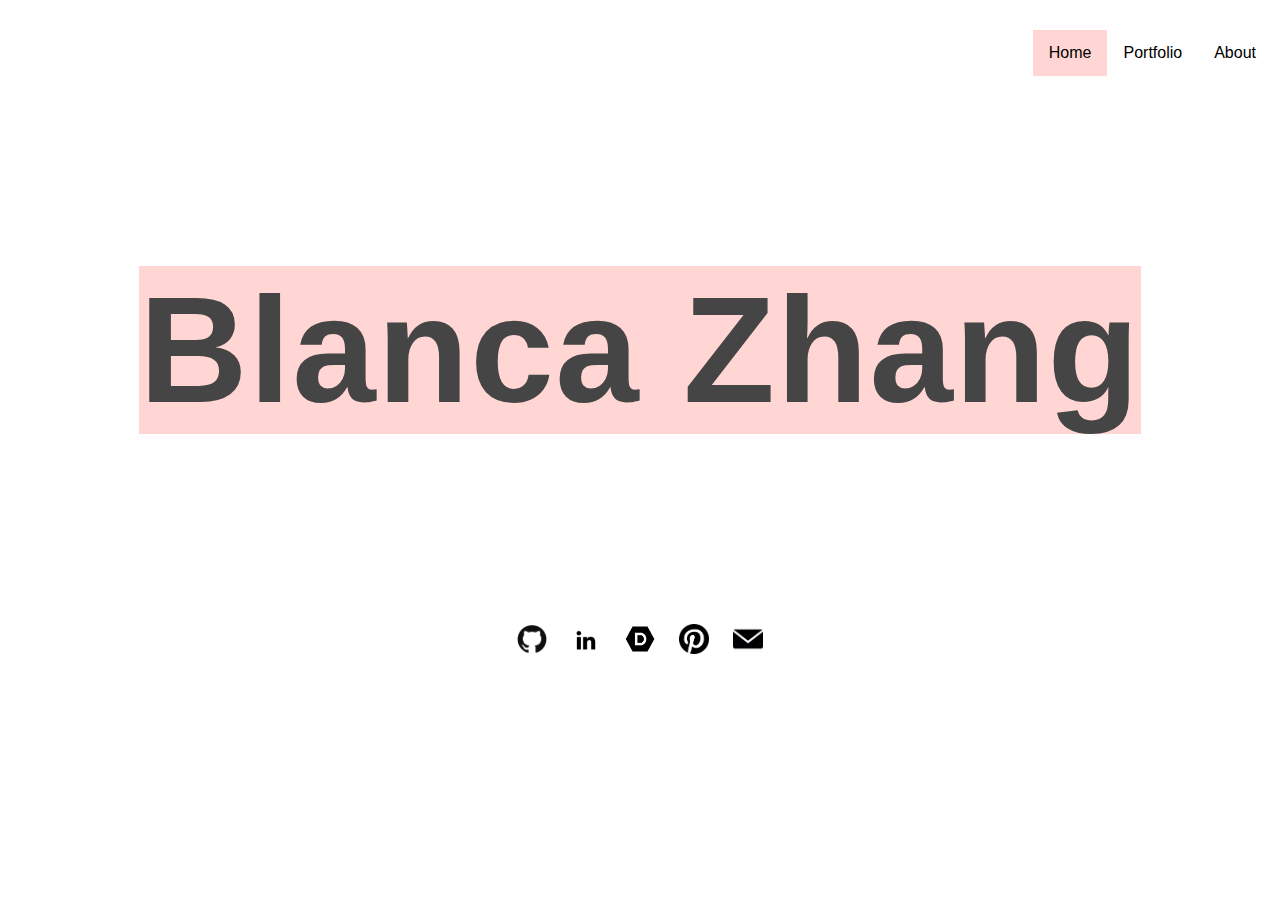
<file: index.html>
<!doctype html>
<html>
<head>
	<meta charset="UTF-8">
	<title> Blanca Zhang </title>
	<link rel="stylesheet" href="css/style.css"/>
	<link rel="shortcut icon" href="img/icon/logo.ico"/> 
</head>
	
	
<body>
	
	<div class="topnav" id="navbar">
		<a href="about.html">  About  </a>
		<a href="portfolio.html">  Portfolio  </a>
		<a class="active" href="index.html">  Home  </a>
	</div>
	
	<div class="container1">
		<h2><span>Blanca Zhang</span></h2>
	</div>
	
	<div class="footer">
		<a href="https://www.github.com/blancazhang">
			<img src="img/icon/github.png" width="30" height="30" alt="Github" hspace="10"/>
		</a>
		
		<a href="https://www.linkedin.com/in/blancazhang/">
			<img src="img/icon/linkedin.png" width="30" height="30" alt="Linkedin" hspace="10"/>
		</a>
			
		<a href="https://devpost.com/blancazhang/">
			<img src="img/icon/devpost.png" width="30" height="30" alt="Devpost" hspace="10"/>
		</a>
			
		<a href="https://www.pinterest.com/blancazh/">
			<img src="img/icon/pinterest.png" width="30" height="30" alt="Pinterest" hspace="10"/>
		</a>
			
		<a href="mailto:blancazhang@gatech.edu/">
			<img src="img/icon/mail.png" width="30" height="30" alt="Email" hspace="10"/>
		</a>
	</div>
	
</body>
	
</html>
</file>
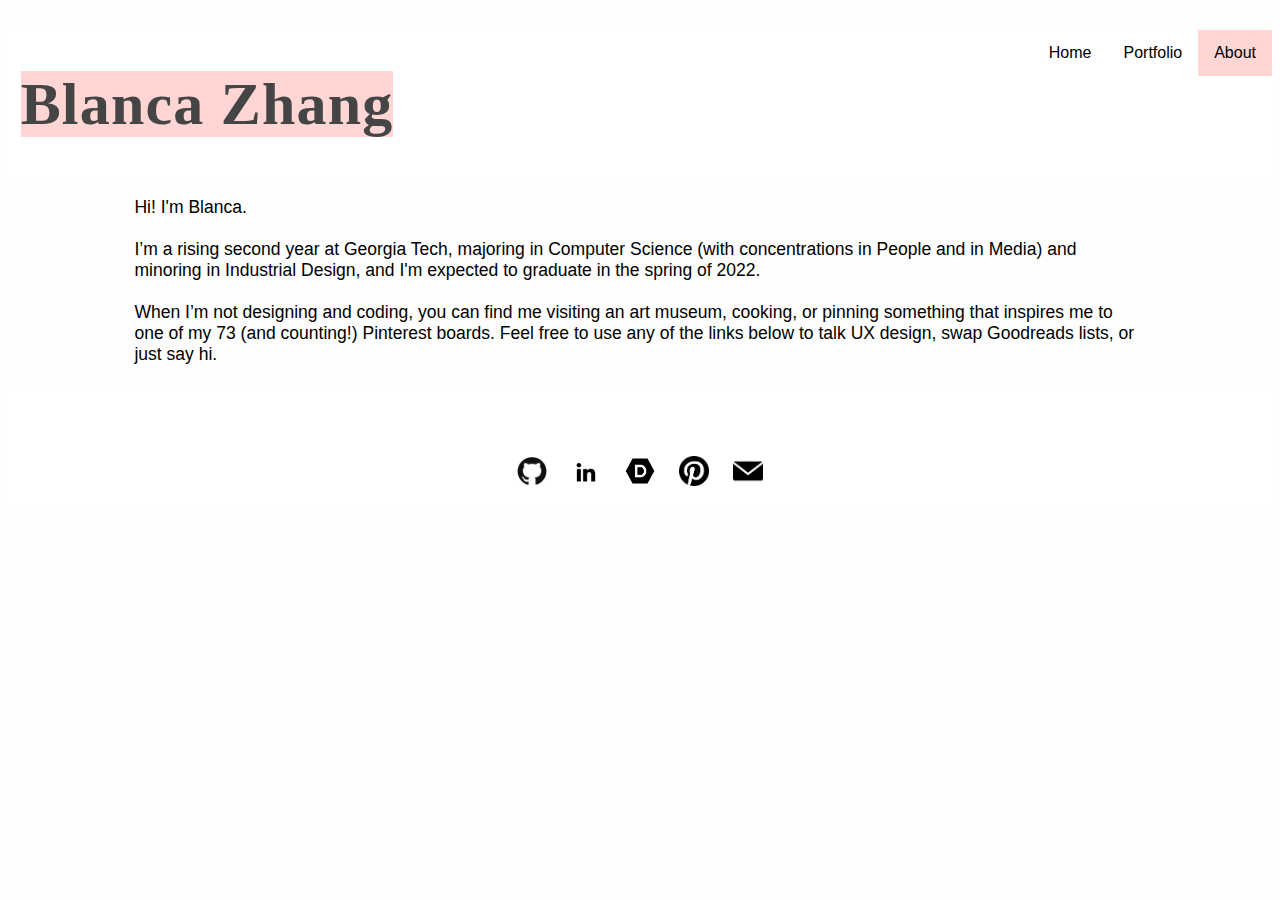
<file: about.html>
<!doctype html>
<html>
<head>
	<meta charset="UTF-8">
	<title> About - Blanca Zhang </title>
	<link rel="stylesheet" href="css/style.css"/>
	<link rel="shortcut icon" href="img/icon/logo.ico"/> 
</head>
	
	
<body>
	
	<div class="topnav" id="navbar">
		<a class="active" href="about.html">  About  </a>
		<a href="portfolio.html">  Portfolio  </a>
		<a href="index.html">  Home </a>
		<h1><span>Blanca Zhang  </span></h1>
	</div>
	
	<h3>
		<p> Hi!  I'm Blanca.
			
		<br>
		<br>
			
		I’m a rising second year at Georgia Tech, majoring in Computer Science (with concentrations in People and in Media) and minoring in Industrial Design, and I'm expected to graduate in the spring of 2022.
		
		<br>
		<br>
		
		When I’m not designing and coding, you can find me visiting an art museum, cooking, or pinning something that inspires me to one of my 73 (and counting!) Pinterest boards.  Feel free to use any of the links below to talk UX design, swap Goodreads lists, or just say hi.</p>
		
	</h3>
	
	<div class="footer">
		<a href="https://www.github.com/blancazhang">
			<img src="img/icon/github.png" width="30" height="30" alt="Github" hspace="10"/>
		</a>
		
		<a href="https://www.linkedin.com/in/blancazhang/">
			<img src="img/icon/linkedin.png" width="30" height="30" alt="Linkedin" hspace="10"/>
		</a>
			
		<a href="https://devpost.com/blancazhang/">
			<img src="img/icon/devpost.png" width="30" height="30" alt="Devpost" hspace="10"/>
		</a>
			
		<a href="https://www.pinterest.com/blancazh/">
			<img src="img/icon/pinterest.png" width="30" height="30" alt="Pinterest" hspace="10"/>
		</a>
			
		<a href="mailto:blancazhang@gatech.edu/">
			<img src="img/icon/mail.png" width="30" height="30" alt="Email" hspace="10"/>
		</a>
	</div>
	
</body>
	
	
</html>
</file>
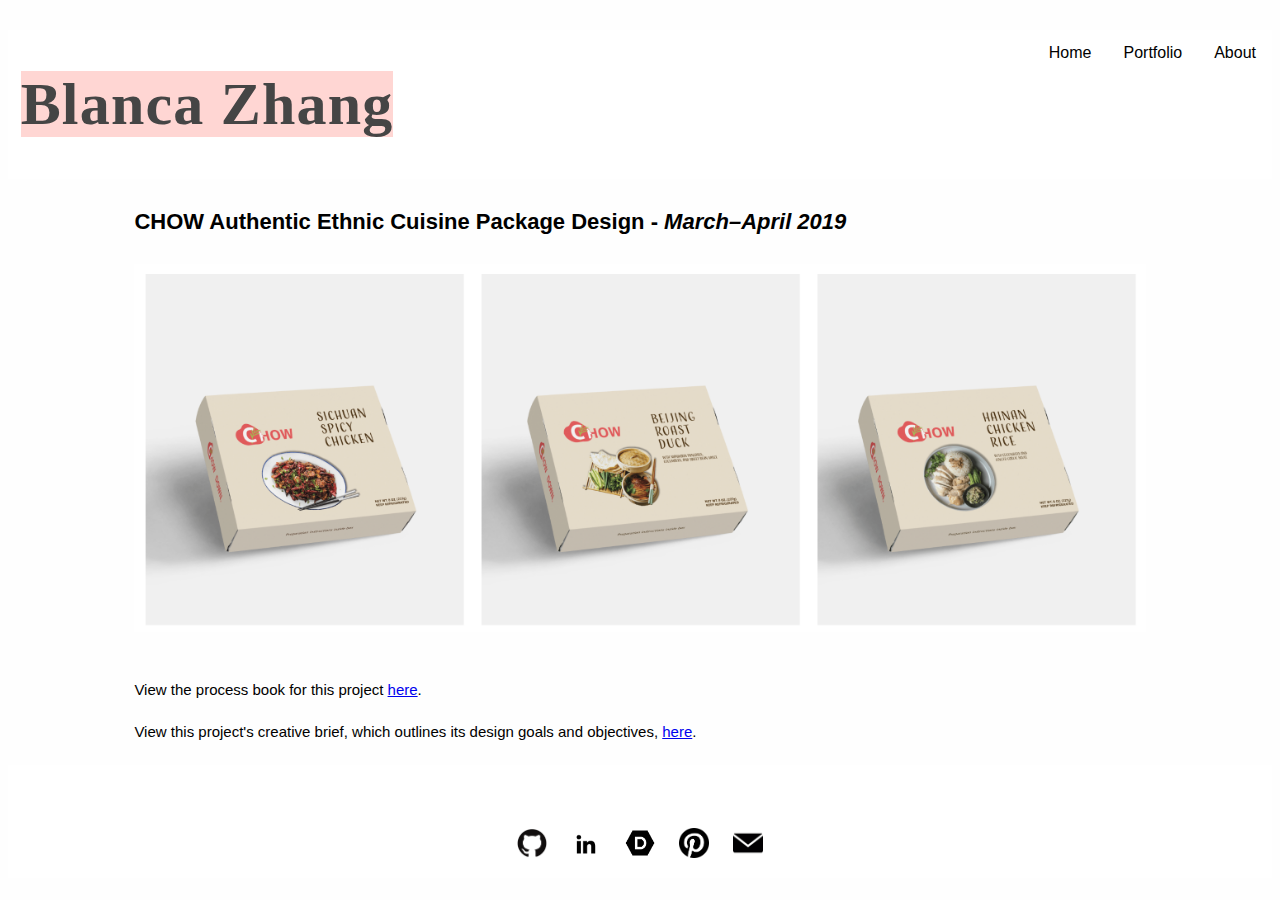
<file: chow.html>
<!doctype html>
<html>
	<head>
	<meta charset="UTF-8">
	<title> CHOW - Blanca Zhang </title>
	<link rel="stylesheet" href="css/style.css"/>
	<link rel="shortcut icon" href="img/icon/logo.ico"/> 
</head>
	
	
<body>
	<div class="topnav" id="navbar">
		<a href="about.html">  About  </a>
		<a href="portfolio.html">  Portfolio  </a>
		<a href="index.html">  Home </a>
		<h1><span>Blanca Zhang  </span></h1>
	</div>
	
	<h4>CHOW Authentic Ethnic Cuisine Package Design - <em>March–April 2019</em></h4>
	
	<img class="center-banner" src="img/chow/mockups.png" alt="CHOW"/>
	
	<br><br>
	
	<p>View the process book for this project <a href="chow/chow.pdf">here</a>.</p>
	<p>View this project's creative brief, which outlines its design goals and objectives, <a href="chow/brief.pdf">here</a>.</p>
	
	
	<div class="footer">
		<a href="https://www.github.com/blancazhang">
			<img src="img/icon/github.png" width="30" height="30" alt="Github" hspace="10"/>
		</a>
		
		<a href="https://www.linkedin.com/in/blancazhang/">
			<img src="img/icon/linkedin.png" width="30" height="30" alt="Linkedin" hspace="10"/>
		</a>
			
		<a href="https://devpost.com/blancazhang/">
			<img src="img/icon/devpost.png" width="30" height="30" alt="Devpost" hspace="10"/>
		</a>
			
		<a href="https://www.pinterest.com/blancazh/">
			<img src="img/icon/pinterest.png" width="30" height="30" alt="Pinterest" hspace="10"/>
		</a>
			
		<a href="mailto:blancazhang@gatech.edu/">
			<img src="img/icon/mail.png" width="30" height="30" alt="Email" hspace="10"/>
		</a>
	</div>
	
</body>	
</html>
</file>
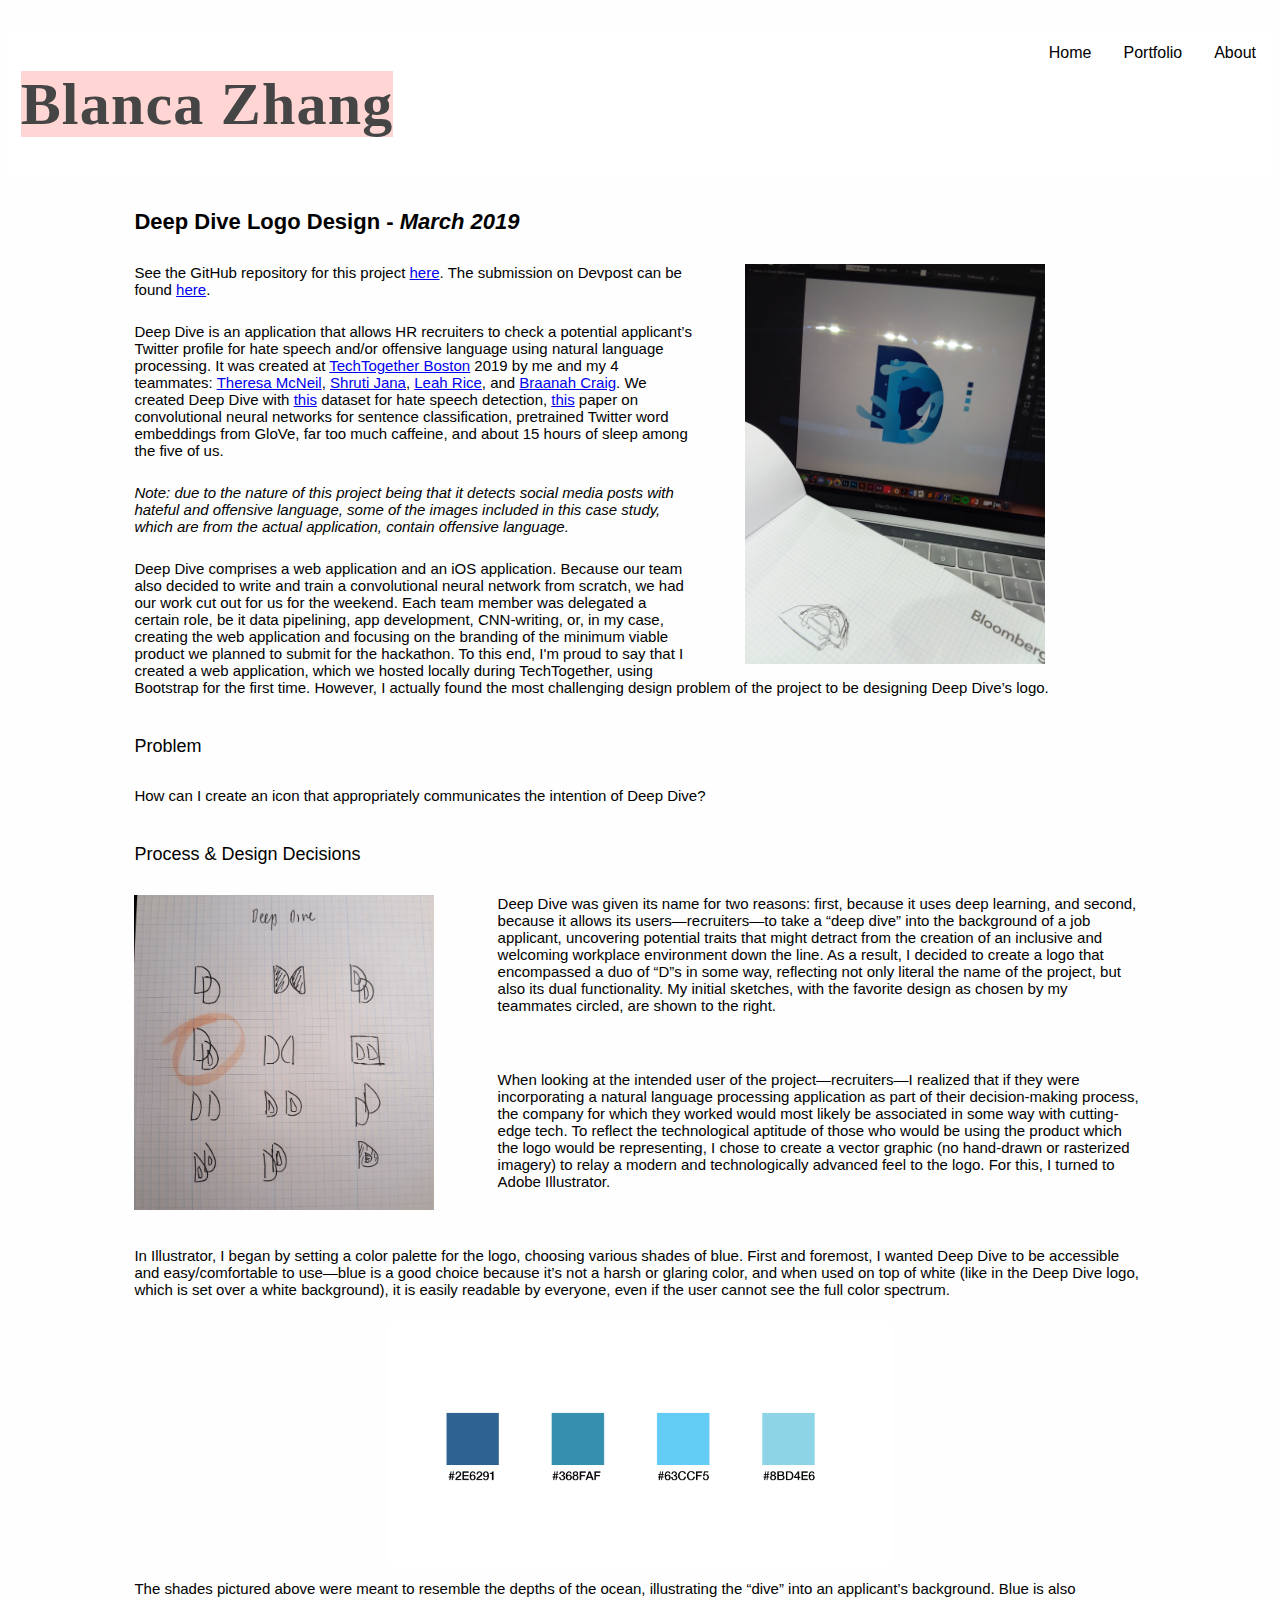
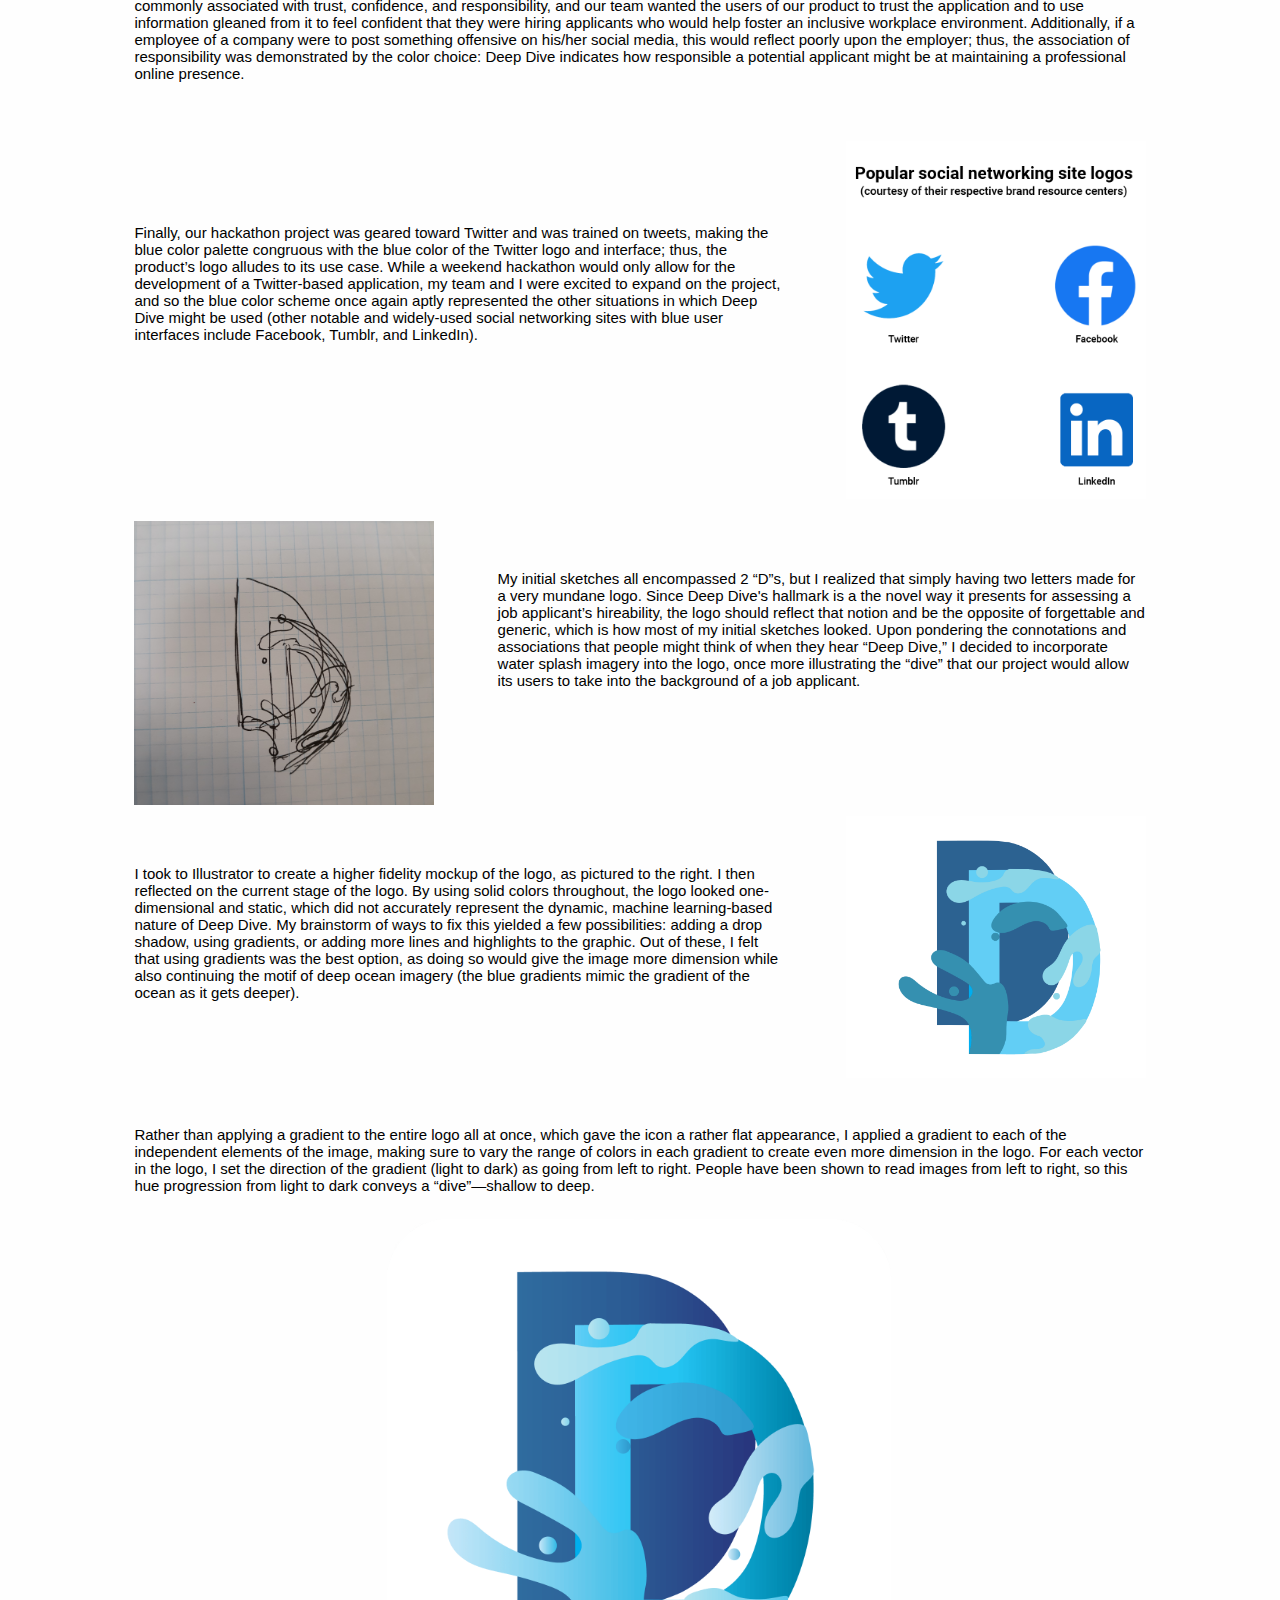
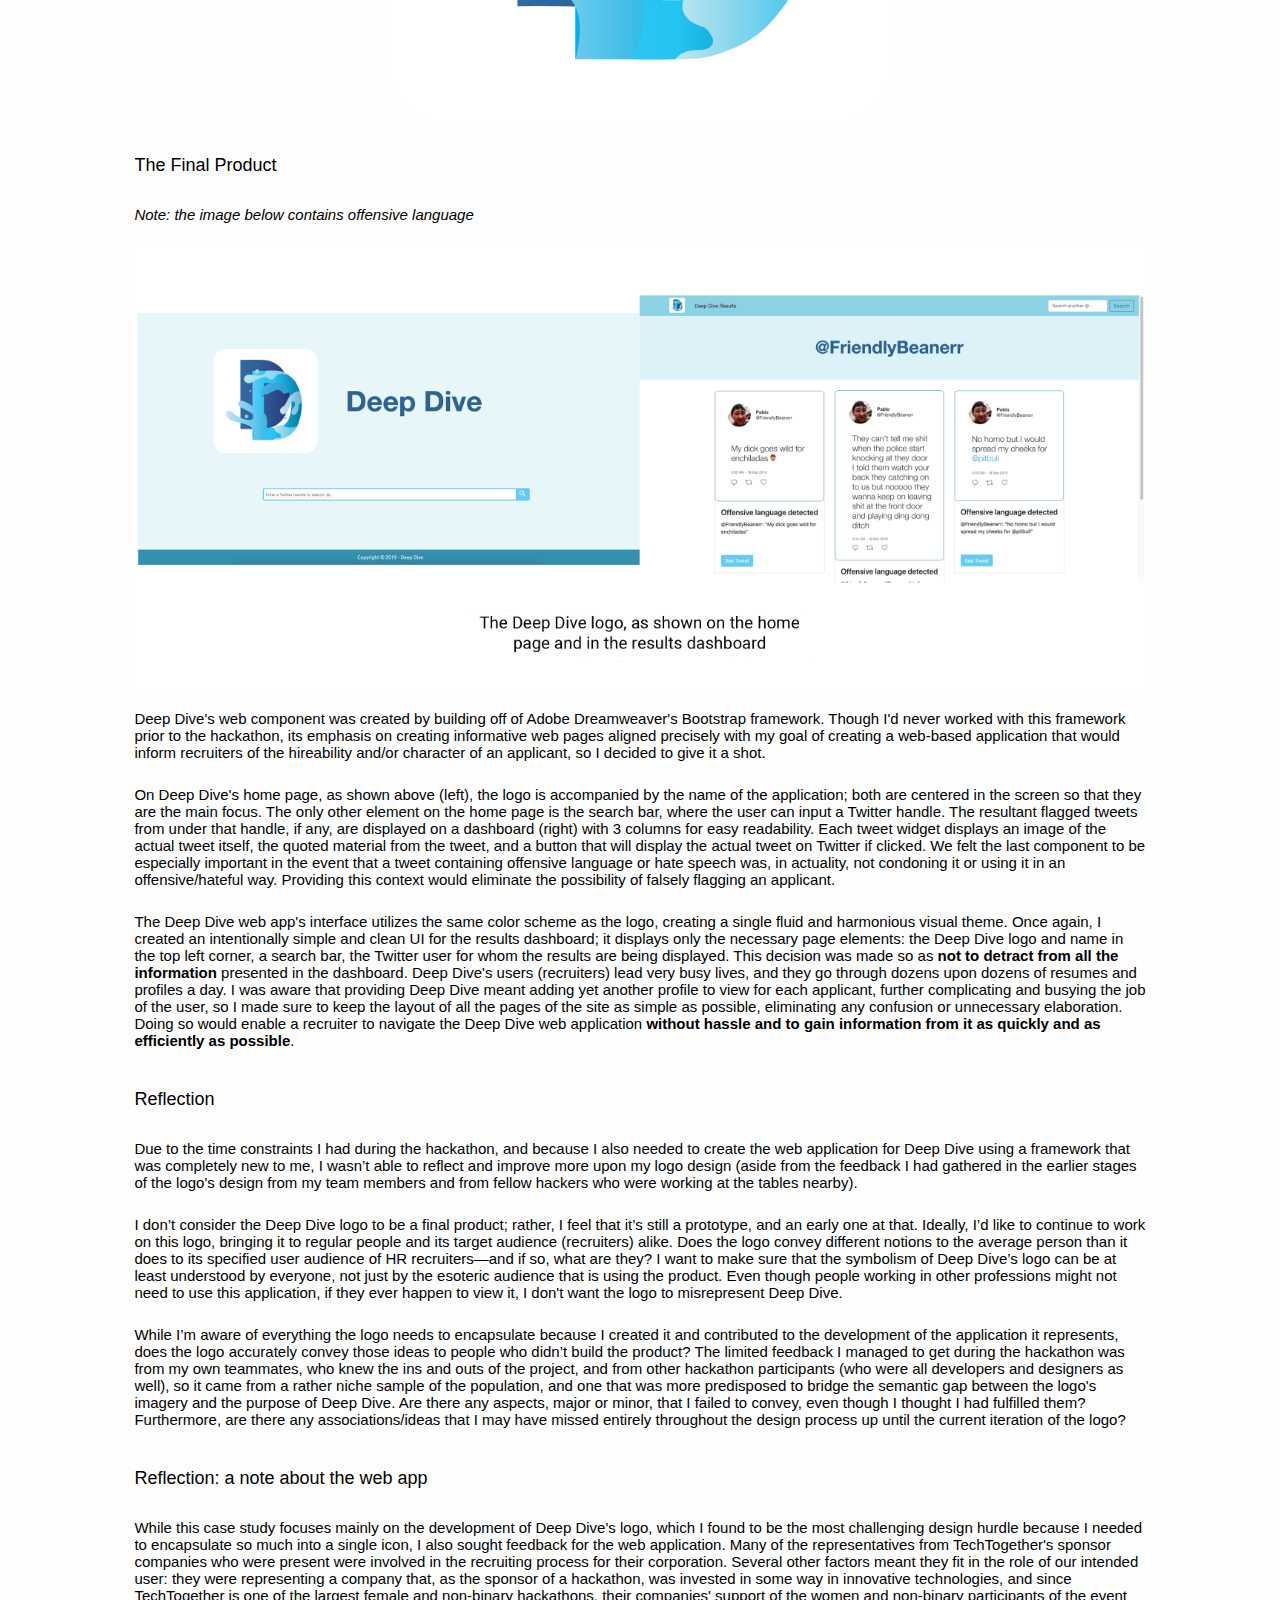
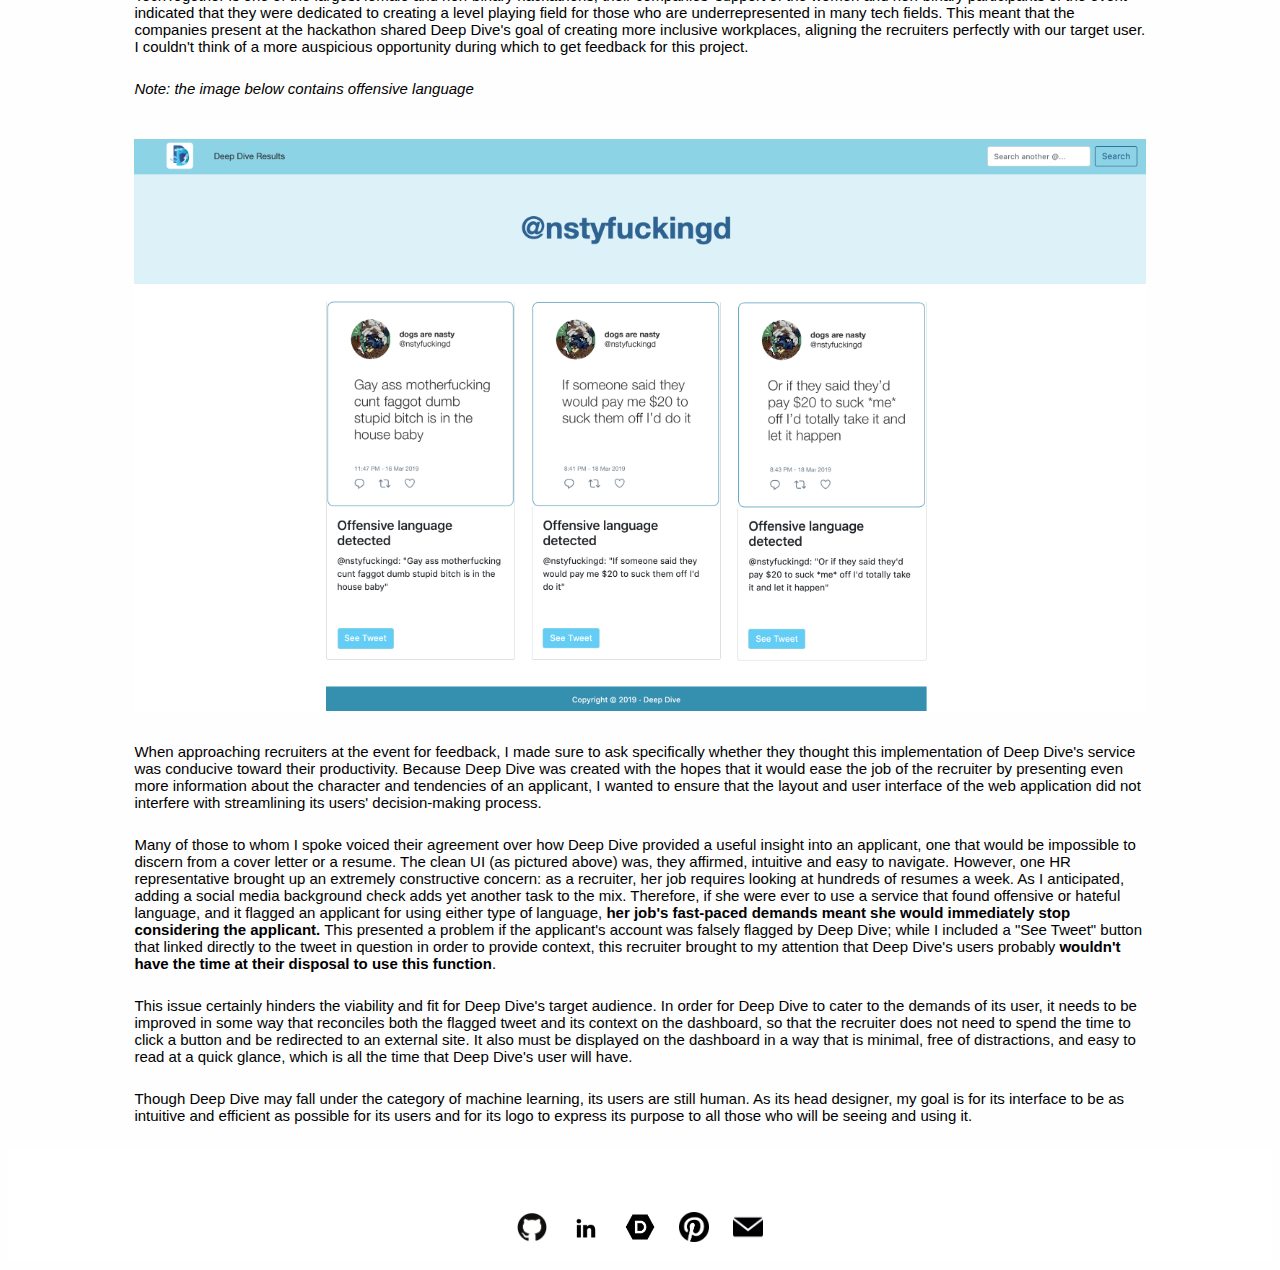
<file: deepdive.html>
<!doctype html>
<html>
<head>
	<meta charset="UTF-8">
	<title> Deep Dive - Blanca Zhang </title>
	<link rel="stylesheet" href="css/style.css"/>
	<link rel="shortcut icon" href="img/icon/logo.ico"/> 
</head>
	
	
<body>
	
	<div class="topnav" id="navbar">
		<a href="about.html">  About  </a>
		<a href="portfolio.html">  Portfolio  </a>
		<a href="index.html">  Home </a>
		<h1><span>Blanca Zhang  </span></h1>
	</div>
	
	<div>
	
		<h4>Deep Dive Logo Design - <em>March 2019</em></h4>	

		<p>
			<img class="right" src="img/deepdive/design.jpg" alt="Deep Dive Logo Design"/>
			
			See the GitHub repository for this project <a href="https://github.com/blancazhang/DeepDive">here</a>.  The submission on Devpost can be found <a href="https://devpost.com/software/deep-dive">here</a>.
		
		</p>	

		<p>Deep Dive is an application that allows HR recruiters to check a potential applicant’s Twitter profile for hate speech and/or offensive language using natural language processing.  It was created at <a href="https://boston.techtogether.io/">TechTogether Boston</a> 2019 by me and my 4 teammates: <a href="https://www.linkedin.com/in/tnmcneil/">Theresa McNeil</a>, <a href="https://www.linkedin.com/in/shruti-jana/">Shruti Jana</a>, <a href="https://www.linkedin.com/in/leahrice11/">Leah Rice</a>, and <a href="https://www.linkedin.com/in/braanah/">Braanah Craig</a>.  We created Deep Dive with <a href="https://data.world/thomasrdavidson/hate-speech-and-offensive-language">this</a> dataset for hate speech detection, <a href="https://www.aclweb.org/anthology/D14-1181">this</a> paper on convolutional neural networks for sentence classification, pretrained Twitter word embeddings from GloVe, far too much caffeine, and about 15 hours of sleep among the five of us.</p>

		<p><em>Note:  due to the nature of this project being that it detects social media posts with hateful and offensive language, some of the images included in this case study, which are from the actual application, contain offensive language.</em></p>

		<p>Deep Dive comprises a web application and an iOS application.  Because our team also decided to write and train a convolutional neural network from scratch, we had our work cut out for us for the weekend.  Each team member was delegated a certain role, be it data pipelining, app development, CNN-writing, or, in my case, creating the web application and focusing on the branding of the minimum viable product we planned to submit for the hackathon.  To this end, I'm proud to say that I created a web application, which we hosted locally during TechTogether, using Bootstrap for the first time.  However, I actually found the most challenging design problem of the project to be designing Deep Dive’s logo.</p>
		
	</div>
	
	<div>
		<h5>Problem</h5>	
	
		<p>How can I create an icon that appropriately communicates the intention of Deep Dive?</p>
	
	</div>
	
	<div>
		
		<h5>Process &amp; Design Decisions</h5>

		<img class="left" src="img/deepdive/sketches.jpg" alt="First sketches"/>

		<p>Deep Dive was given its name for two reasons: first, because it uses deep learning, and second, because it allows its users—recruiters—to take a “deep dive” into the background of a job applicant, uncovering potential traits that might detract from the creation of an inclusive and welcoming workplace environment down the line.  As a result, I decided to create a logo that encompassed a duo of “D”s in some way, reflecting not only literal the name of the project, but also its dual functionality.  My initial sketches, with the favorite design as chosen by my teammates circled, are shown to the right.</p>

		<br>

		<p>When looking at the intended user of the project—recruiters—I realized that if they were incorporating a natural language processing application as part of their decision-making process, the company for which they worked would most likely be associated in some way with cutting-edge tech.  To reflect the technological aptitude of those who would be using the product which the logo would be representing, I chose to create a vector graphic (no hand-drawn or rasterized imagery) to relay a modern and technologically advanced feel to the logo.  For this, I turned to Adobe Illustrator.</p>

		<br>

		<p>In Illustrator, I began by setting a color palette for the logo, choosing various shades of blue.  First and foremost, I wanted Deep Dive to be accessible and easy/comfortable to use—blue is a good choice because it’s not a harsh or glaring color, and when used on top of white (like in the Deep Dive logo, which is set over a white background), it is easily readable by everyone, even if the user cannot see the full color spectrum.</p>

		<img class="center" src="img/deepdive/colorScheme.png" alt="Color scheme"/>

		<p>The shades pictured above were meant to resemble the depths of the ocean, illustrating the “dive” into an applicant’s background.  Blue is also commonly associated with trust, confidence, and responsibility, and our team wanted the users of our product to trust the application and to use information gleaned from it to feel confident that they were hiring applicants who would help foster an inclusive workplace environment.  Additionally, if a employee of a company were to post something offensive on his/her social media, this would reflect poorly upon the employer; thus, the association of responsibility was demonstrated by the color choice: Deep Dive indicates how responsible a potential applicant might be at maintaining a professional online presence.</p>

		<br><br>

		<img class="right" src="img/deepdive/logos.png" alt="Social Network logos"/>

		<br><br><br><br>

		<p>Finally, our hackathon project was geared toward Twitter and was trained on tweets, making the blue color palette congruous with the blue color of the Twitter logo and interface; thus, the product’s logo alludes to its use case.  While a weekend hackathon would only allow for the development of a Twitter-based application, my team and I were excited to expand on the project, and so the blue color scheme once again aptly represented the other situations in which Deep Dive might be used (other notable and widely-used social networking sites with blue user interfaces include Facebook, Tumblr, and LinkedIn).</p>

		<br><br><br><br><br><br><br><br><br>

		<img class="left" src="img/deepdive/sketch1.jpg" alt="New Sketch"/>

		<br><br>

		<p>My initial sketches all encompassed 2 “D”s, but I realized that simply having two letters made for a very mundane logo.  Since Deep Dive's hallmark is a the novel way it presents for assessing a job applicant’s hireability, the logo should reflect that notion and be the opposite of forgettable and generic, which is how most of my initial sketches looked.  Upon pondering the connotations and associations that people might think of when they hear “Deep Dive,” I decided to incorporate water splash imagery into the logo, once more illustrating the “dive” that our project would allow its users to take into the background of a job applicant.</p>

		<br><br><br><br><br><br>

		<img class="right" src="img/deepdive/noGradient.png" alt="Logo without gradient"/>	

		<br><br>

		<p>I took to Illustrator to create a higher fidelity mockup of the logo, as pictured to the right.  I then reflected on the current stage of the logo.  By using solid colors throughout, the logo looked one-dimensional and static, which did not accurately represent the dynamic, machine learning-based nature of Deep Dive.  My brainstorm of ways to fix this yielded a few possibilities: adding a drop shadow, using gradients, or adding more lines and highlights to the graphic.  Out of these, I felt that using gradients was the best option, as doing so would give the image more dimension while also continuing the motif of deep ocean imagery (the blue gradients mimic the gradient of the ocean as it gets deeper).</p>

		<br><br><br><br><br>

		<p>Rather than applying a gradient to the entire logo all at once, which gave the icon a rather flat appearance, I applied a gradient to each of the independent elements of the image, making sure to vary the range of colors in each gradient to create even more dimension in the logo.  For each vector in the logo, I set the direction of the gradient (light to dark) as going from left to right.  People have been shown to read images from left to right, so this hue progression from light to dark conveys a “dive”—shallow to deep.</p>

		<img class="center" src="img/deepdive/logoRGB.png" alt="Logo"/>
		
	</div>
	
	<div>
	
		<h5>The Final Product</h5>
		
		<p><em>Note: the image below contains offensive language</em></p>

		<img class="center-banner" src="img/deepdive/sitelogos.png" alt="Logos in the website"/>
		
		<p>Deep Dive's web component was created by building off of Adobe Dreamweaver's Bootstrap framework.  Though I'd never worked with this framework prior to the hackathon, its emphasis on creating informative web pages aligned precisely with my goal of creating a web-based application that would inform recruiters of the hireability and/or character of an applicant, so I decided to give it a shot.</p>

		<p>On Deep Dive's home page, as shown above (left), the logo is accompanied by the name of the application; both are centered in the screen so that they are the main focus.  The only other element on the home page is the search bar, where the user can input a Twitter handle.  The resultant flagged tweets from under that handle, if any, are displayed on a dashboard (right) with 3 columns for easy readability.  Each tweet widget displays an image of the actual tweet itself, the quoted material from the tweet, and a button that will display the actual tweet on Twitter if clicked.  We felt the last component to be especially important in the event that a tweet containing offensive language or hate speech was, in actuality, not condoning it or using it in an offensive/hateful way.  Providing this context would eliminate the possibility of falsely flagging an applicant.</p>

		<p>The Deep Dive web app's interface utilizes the same color scheme as the logo, creating a single fluid and harmonious visual theme.  Once again, I created an intentionally simple and clean UI for the results dashboard; it displays only the necessary page elements: the Deep Dive logo and name in the top left corner, a search bar, the Twitter user for whom the results are being displayed.  This decision was made so as <strong>not to detract from all the information</strong> presented in the dashboard.  Deep Dive's users (recruiters) lead very busy lives, and they go through dozens upon dozens of resumes and profiles a day.  I was aware that providing Deep Dive meant adding yet another profile to view for each applicant, further complicating and busying the job of the user, so I made sure to keep the layout of all the pages of the site as simple as possible, eliminating any confusion or unnecessary elaboration.  Doing so would enable a recruiter to navigate the Deep Dive web application <strong>without hassle and to gain information from it as quickly and as efficiently as possible</strong>.</p>
		
	</div>
	
	<div>
		
		<h5>Reflection</h5>

		<p>Due to the time constraints I had during the hackathon, and because I also needed to create the web application for Deep Dive using a framework that was completely new to me, I wasn’t able to reflect and improve more upon my logo design (aside from the feedback I had gathered in the earlier stages of the logo's design from my team members and from fellow hackers who were working at the tables nearby).</p>

		<p>I don’t consider the Deep Dive logo to be a final product; rather, I feel that it’s still a prototype, and an early one at that.  Ideally, I’d like to continue to work on this logo, bringing it to regular people and its target audience (recruiters) alike.  Does the logo convey different notions to the average person than it does to its specified user audience of HR recruiters—and if so, what are they?  I want to make sure that the symbolism of Deep Dive’s logo can be at least understood by everyone, not just by the esoteric audience that is using the product.  Even though people working in other professions might not need to use this application, if they ever happen to view it, I don't want the logo to misrepresent Deep Dive.</p>

		<p>While I’m aware of everything the logo needs to encapsulate because I created it and contributed to the development of the application it represents, does the logo accurately convey those ideas to people who didn’t build the product?  The limited feedback I managed to get during the hackathon was from my own teammates, who knew the ins and outs of the project, and from other hackathon participants (who were all developers and designers as well), so it came from a rather niche sample of the population, and one that was more predisposed to bridge the semantic gap between the logo's imagery and the purpose of Deep Dive.  Are there any aspects, major or minor, that I failed to convey, even though I thought I had fulfilled them?  Furthermore, are there any associations/ideas that I may have missed entirely throughout the design process up until the current iteration of the logo?</p>

	</div>
	
	<div>
	
		<h5>Reflection: a note about the web app</h5>
		
		<p>While this case study focuses mainly on the development of Deep Dive's logo, which I found to be the most challenging design hurdle because I needed to encapsulate so much into a single icon, I also sought feedback for the web application.  Many of the representatives from TechTogether's sponsor companies who were present were involved in the recruiting process for their corporation.  Several other factors meant they fit in the role of our intended user:  they were representing a company that, as the sponsor of a hackathon, was invested in some way in innovative technologies, and since TechTogether is one of the largest female and non-binary hackathons, their companies' support of the women and non-binary participants of the event indicated that they were dedicated to creating a level playing field for those who are underrepresented in many tech fields.  This meant that the companies present at the hackathon shared Deep Dive's goal of creating more inclusive workplaces, aligning the recruiters perfectly with our target user.  I couldn't think of a more auspicious opportunity during which to get feedback for this project.</p>
		
		<p><em>Note: the image below contains offensive language</em></p>
		
		<br>
		
		<img class="center-banner" src="img/deepdive/dashboard2.png" alt="Dashboard for user"/>
		
		<br>
		
		<p>When approaching recruiters at the event for feedback, I made sure to ask specifically whether they thought this implementation of Deep Dive's service was conducive toward their productivity.  Because Deep Dive was created with the hopes that it would ease the job of the recruiter by presenting even more information about the character and tendencies of an applicant, I wanted to ensure that the layout and user interface of the web application did not interfere with streamlining its users' decision-making process.</p>
		
		<p>Many of those to whom I spoke voiced their agreement over how Deep Dive provided a useful insight into an applicant, one that would be impossible to discern from a cover letter or a resume.  The clean UI (as pictured above) was, they affirmed, intuitive and easy to navigate.  However, one HR representative brought up an extremely constructive concern: as a recruiter, her job requires looking at hundreds of resumes a week.  As I anticipated, adding a social media background check adds yet another task to the mix.  Therefore, if she were ever to use a service that found offensive or hateful language, and it flagged an applicant for using either type of language, <strong>her job's fast-paced demands meant she would immediately stop considering the applicant.</strong>  This presented a problem if the applicant's account was falsely flagged by Deep Dive; while I included a "See Tweet" button that linked directly to the tweet in question in order to provide context, this recruiter brought to my attention that Deep Dive's users probably <strong>wouldn't have the time at their disposal to use this function</strong>.</p>
		
		<p>This issue certainly hinders the viability and fit for Deep Dive's target audience.  In order for Deep Dive to cater to the demands of its user, it needs to be improved in some way that reconciles both the flagged tweet and its context on the dashboard, so that the recruiter does not need to spend the time to click a button and be redirected to an external site.  It also must be displayed on the dashboard in a way that is minimal, free of distractions, and easy to read at a quick glance, which is all the time that Deep Dive's user will have.</p>
		
		<p>Though Deep Dive may fall under the category of machine learning, its users are still human.  As its head designer, my goal is for its interface to be as intuitive and efficient as possible for its users and for its logo to express its purpose to all those who will be seeing and using it.</p>
	</div>	
	
	<div class="footer">
		
		<a href="https://www.github.com/blancazhang">
			<img src="img/icon/github.png" width="30" height="30" alt="Github" hspace="10"/>
		</a>
		
		<a href="https://www.linkedin.com/in/blancazhang/">
			<img src="img/icon/linkedin.png" width="30" height="30" alt="Linkedin" hspace="10"/>
		</a>
			
		<a href="https://devpost.com/blancazhang/">
			<img src="img/icon/devpost.png" width="30" height="30" alt="Devpost" hspace="10"/>
		</a>
			
		<a href="https://www.pinterest.com/blancazh/">
			<img src="img/icon/pinterest.png" width="30" height="30" alt="Pinterest" hspace="10"/>
		</a>
			
		<a href="mailto:blancazhang@gatech.edu/">
			<img src="img/icon/mail.png" width="30" height="30" alt="Email" hspace="10"/>
		</a>
	</div>
	
</body>
</html>
</file>
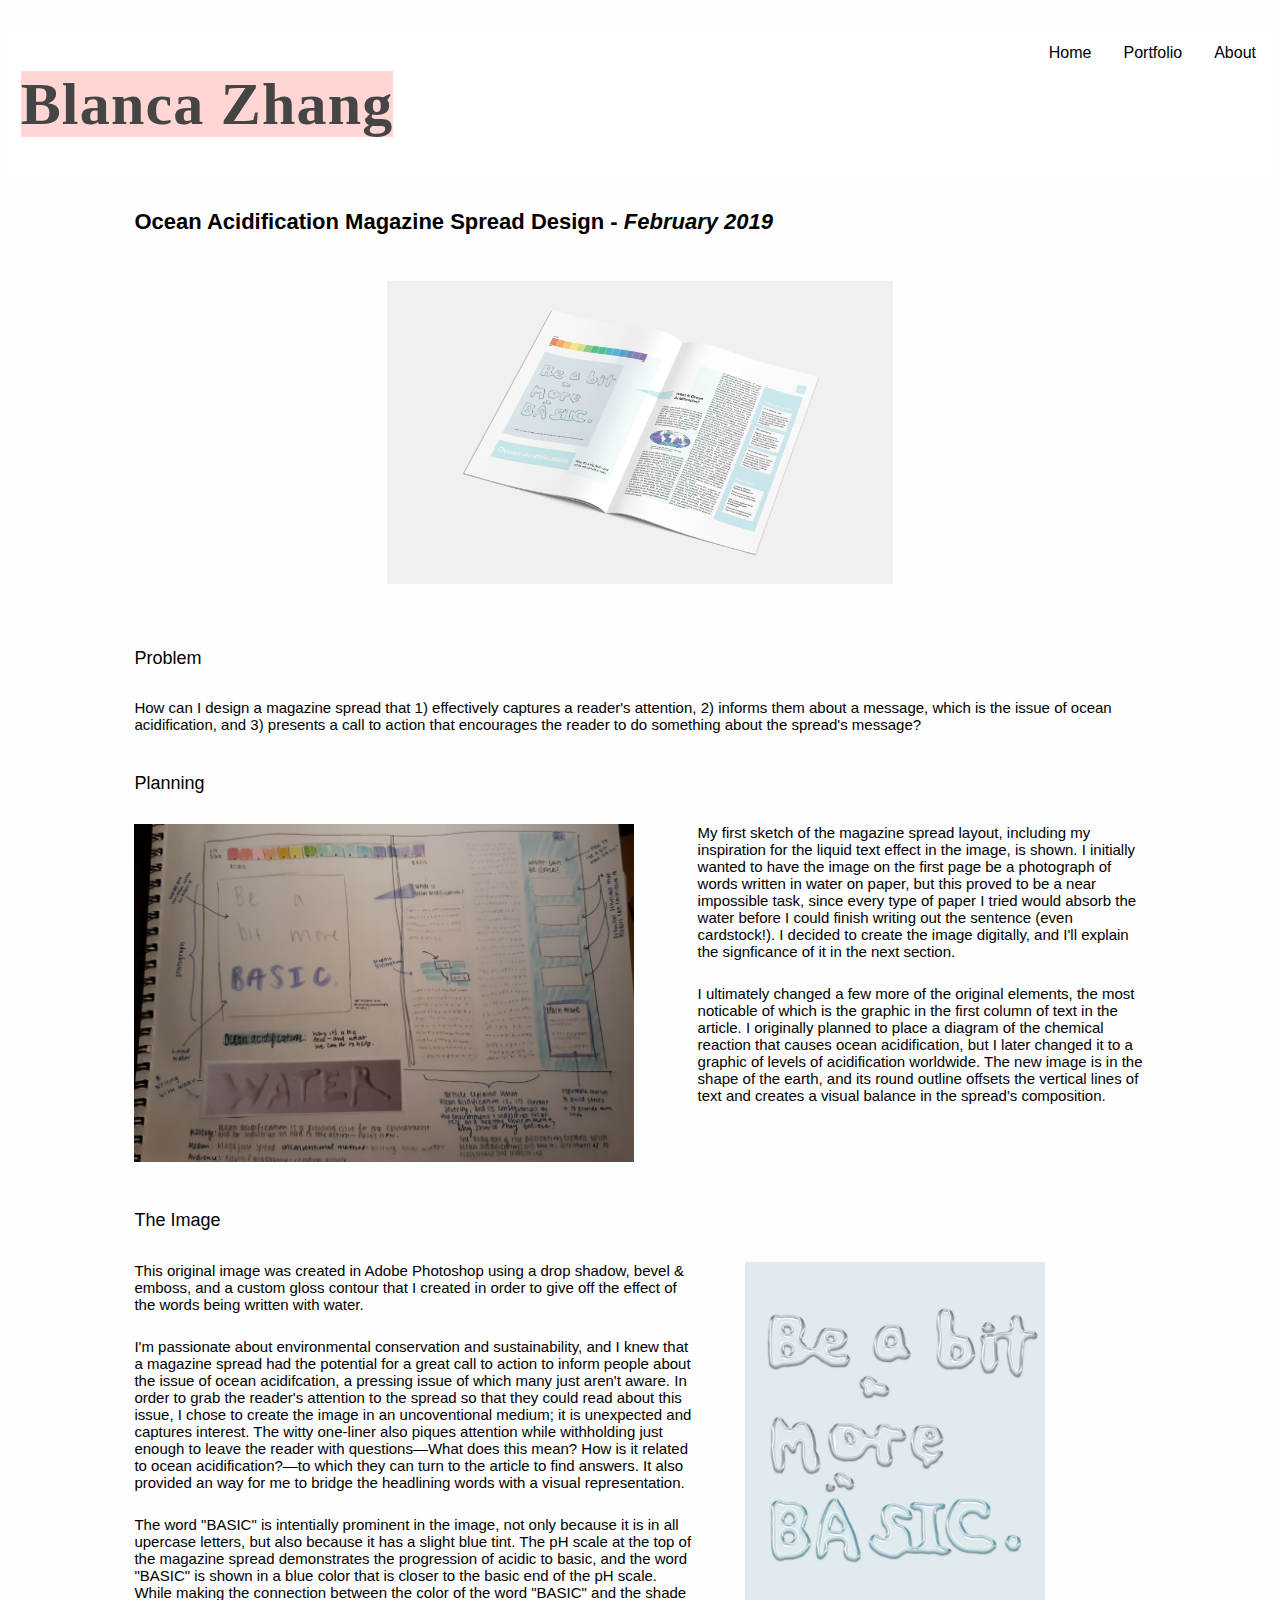
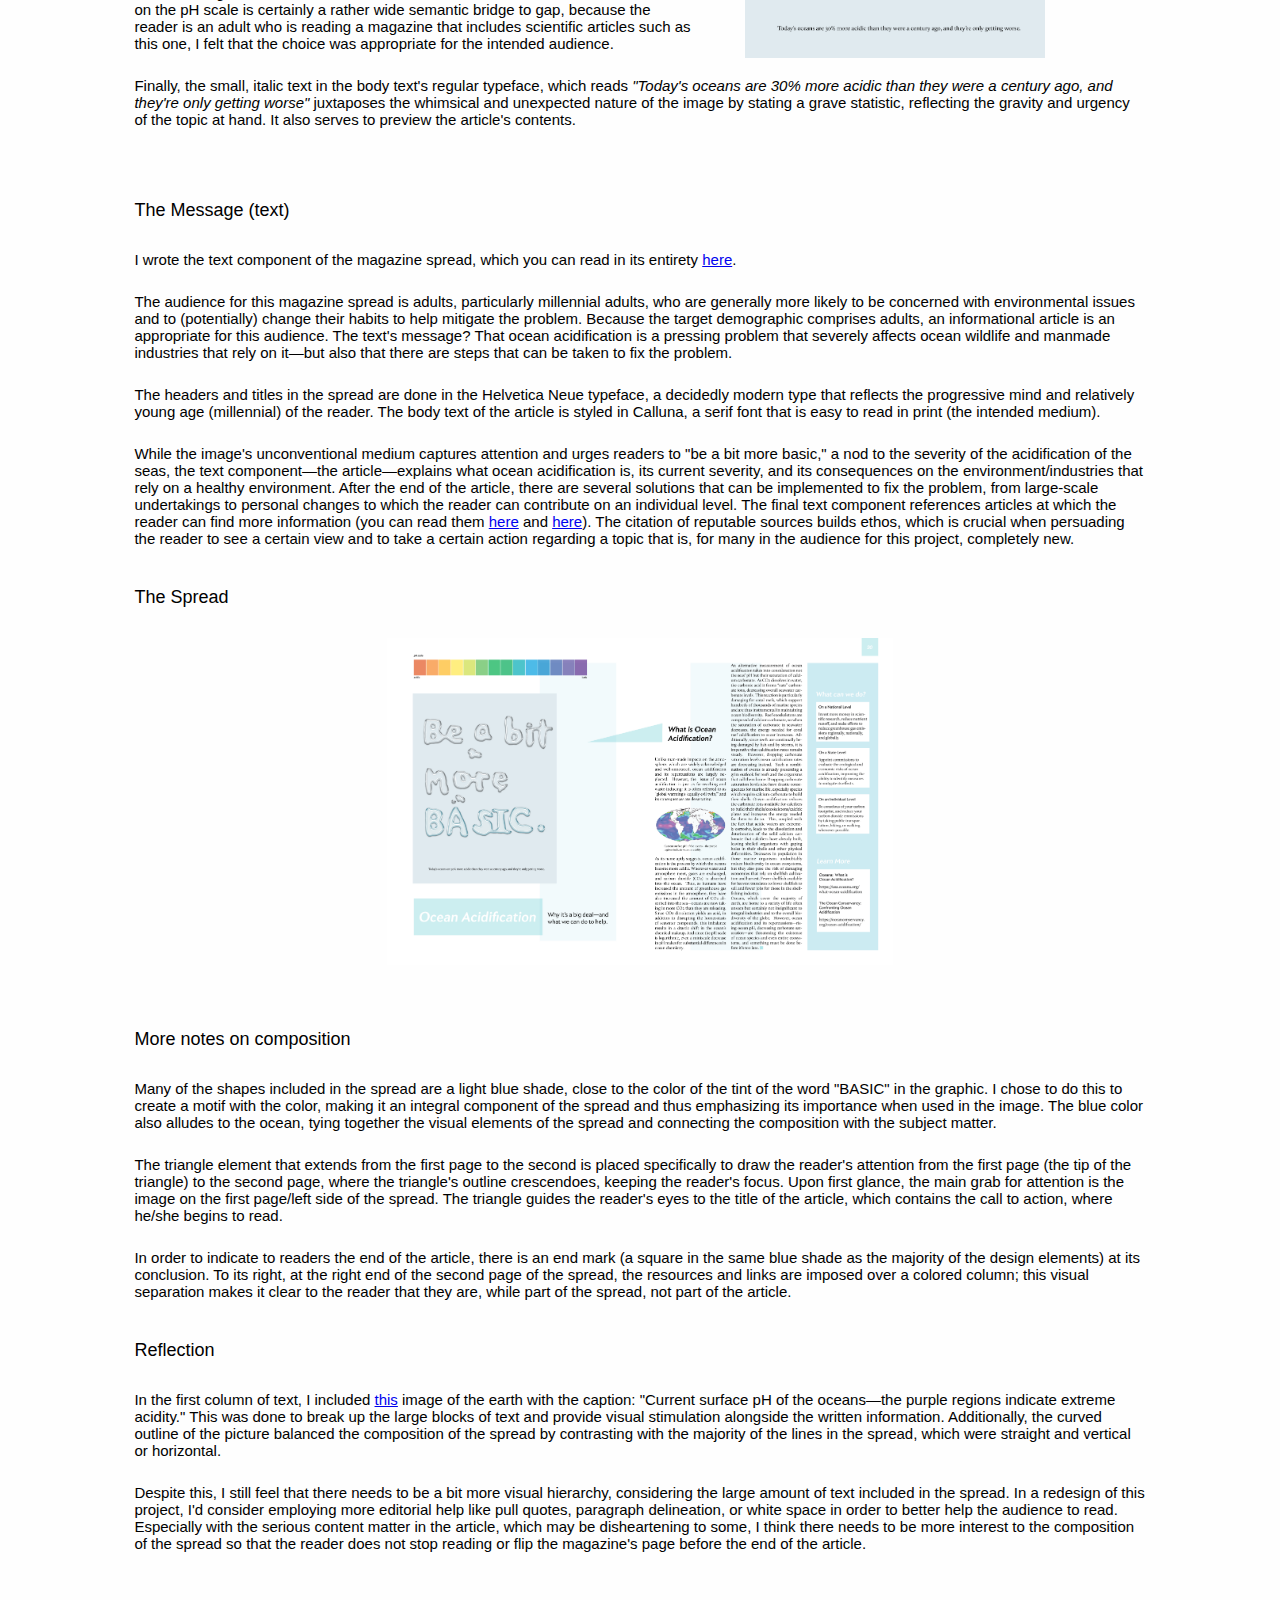
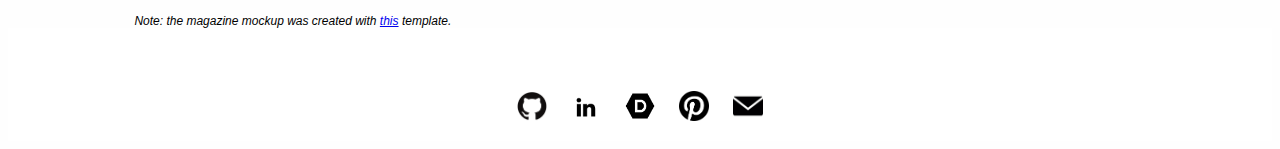
<file: ocean.html>
<!doctype html>
<html>
<head>
	<meta charset="UTF-8">
	<title> Ocean Acidification - Blanca Zhang </title>
	<link rel="stylesheet" href="css/style.css"/>
	<link rel="shortcut icon" href="img/icon/logo.ico"/> 
</head>
	
	
<body>
	
	<div class="topnav" id="navbar">
		<a href="about.html">  About  </a>
		<a href="portfolio.html">  Portfolio  </a>
		<a href="index.html">  Home </a>
		<h1><span>Blanca Zhang  </span></h1>
	</div>
	
	<h4>Ocean Acidification Magazine Spread Design - <em>February 2019</em></h4>
	
	<br>
	
	<img class="center" src="img/ocean/ocean.png" alt="Magazine spread"/>
	
	<br><br>
	
	<div>
	
		<h5>Problem</h5>
	
		<p>How can I design a magazine spread that 1) effectively captures a reader's attention, 2) informs them about a message, which is the issue of ocean acidification, and 3) presents a call to action that encourages the reader to do something about the spread's message?</p>
		
	</div>
	
	<div>
	
		<h5>Planning</h5>
		
		<img class="left-large" src="img/ocean/sketch.jpg" alt="Sketch"/>
		
		<p>My first sketch of the magazine spread layout, including my inspiration for the liquid text effect in the image, is shown.  I initially wanted to have the image on the first page be a photograph of words written in water on paper, but this proved to be a near impossible task, since every type of paper I tried would absorb the water before I could finish writing out the sentence (even cardstock!).  I decided to create the image digitally, and I'll explain the signficance of it in the next section.</p>
		
		<p>I ultimately changed a few more of the original elements, the most noticable of which is the graphic in the first column of text in the article.  I originally planned to place a diagram of the chemical reaction that causes ocean acidification, but I later changed it to a graphic of levels of acidification worldwide.  The new image is in the shape of the earth, and its round outline offsets the vertical lines of text and creates a visual balance in the spread's composition.</p>
		
	</div>
	
	<br><br><br>
	
	<div>
		
		<h5>The Image</h5>
		
			<p>
				<img class="right" src="img/ocean/poster.png" alt="The Image"/>
				
				This original image was created in Adobe Photoshop using a drop shadow, bevel &amp; emboss, and a custom gloss contour that I created in order to give off the effect of the words being written with water.
			</p>

			<p>I'm passionate about environmental conservation and sustainability, and I knew that a magazine spread had the potential for a great call to action to inform people about the issue of ocean acidifcation, a pressing issue of which many just aren't aware. In order to grab the reader's attention to the spread so that they could read about this issue, I chose to create the image in an uncoventional medium; it is unexpected and captures interest.  The witty one-liner also piques attention while withholding just enough to leave the reader with questions—What does this mean? How is it related to ocean acidification?—to which they can turn to the article to find answers.  It also provided an way for me to bridge the headlining words with a visual representation.</p>

			<p>The word "BASIC" is intentially prominent in the image, not only because it is in all upercase letters, but also because it has a slight blue tint.  The pH scale at the top of the magazine spread demonstrates the progression of acidic to basic, and the word "BASIC" is shown in a blue color that is closer to the basic end of the pH scale.  While making the connection between the color of the word "BASIC" and the shade on the pH scale is certainly a rather wide semantic bridge to gap, because the reader is an adult who is reading a magazine that includes scientific articles such as this one, I felt that the choice was appropriate for the intended audience.</p>
		
			<p>Finally, the small, italic text in the body text's regular typeface, which reads <em>"Today's oceans are 30% more acidic than they were a century ago, and they're only getting worse"</em> juxtaposes the whimsical and unexpected nature of the image by stating a grave statistic, reflecting the gravity and urgency of the topic at hand.  It also serves to preview the article's contents. </p>
		
	</div>
	
	<br>
	
	<div>
	
		<h5>The Message (text)</h5>

		<p>I wrote the text component of the magazine spread, which you can read in its entirety <a href="ocean/oceanAcidifcation.pdf">here</a>.</p>

		<p>The audience for this magazine spread is adults, particularly millennial adults, who are generally more likely to be concerned with environmental issues and to (potentially) change their habits to help mitigate the problem.  Because the target demographic comprises adults, an informational article is an appropriate for this audience.  The text's message? That ocean acidification is a pressing problem that severely affects ocean wildlife and manmade industries that rely on it—but also that there are steps that can be taken to fix the problem.</p>
		
		<p>The headers and titles in the spread are done in the Helvetica Neue typeface, a decidedly modern type that reflects the progressive mind and relatively young age (millennial) of the reader.  The body text of the article is styled in Calluna, a serif font that is easy to read in print (the intended medium).</p>

		<p>While the image's unconventional medium captures attention and urges readers to "be a bit more basic," a nod to the severity of the acidification of the seas, the text component—the article—explains what ocean acidification is, its current severity, and its consequences on the environment/industries that rely on a healthy environment.  After the end of the article, there are several solutions that can be implemented to fix the problem, from large-scale undertakings to personal changes to which the reader can contribute on an individual level.  The final text component references articles at which the reader can find more information (you can read them <a href="https://usa.oceana.org/what-ocean-acidification">here</a> and <a href="https://oceanconservancy.org/ocean-acidification/">here</a>).  The citation of reputable sources builds ethos, which is crucial when persuading the reader to see a certain view and to take a certain action regarding a topic that is, for many in the audience for this project, completely new.</p>
		
	</div>
	
	<div>
	
		<h5>The Spread</h5>
	
		<div><img class="center" src="img/ocean/spread.png" alt="The Spread"/></div>
	
	</div>
	
	<br><br>
	
	<div>
	
		<h5>More notes on composition</h5>
		
		<p>Many of the shapes included in the spread are a light blue shade, close to the color of the tint of the word "BASIC" in the graphic.  I chose to do this to create a motif with the color, making it an integral component of the spread and thus emphasizing its importance when used in the image.  The blue color also alludes to the ocean, tying together the visual elements of the spread and connecting the composition with the subject matter.</p>
		
		<p>The triangle element that extends from the first page to the second is placed specifically to draw the reader's attention from the first page (the tip of the triangle) to the second page, where the triangle's outline crescendoes, keeping the reader's focus.  Upon first glance, the main grab for attention is the image on the first page/left side of the spread.  The triangle guides the reader's eyes to the title of the article, which contains the call to action, where he/she begins to read.</p>
			
		<p>In order to indicate to readers the end of the article, there is an end mark (a square in the same blue shade as the majority of the design elements) at its conclusion.  To its right, at the right end of the second page of the spread, the resources and links are imposed over a colored column; this visual separation makes it clear to the reader that they are, while part of the spread, not part of the article.</p>
	</div>
	
	<div>
	
		<h5>Reflection</h5>
		
		<p>In the first column of text, I included <a href="https://kids.kiddle.co/images/thumb/e/e3/WOA05_GLODAP_pd_pH_AYool.png/657px-WOA05_GLODAP_pd_pH_AYool.png">this</a> image of the earth with the caption: "Current surface pH of the oceans—the purple regions indicate extreme acidity."  This was done to break up the large blocks of text and provide visual stimulation alongside the written information.  Additionally, the curved outline of the picture balanced the composition of the spread by contrasting with the majority of the lines in the spread, which were straight and vertical or horizontal.</p>
		
		<p>Despite this, I still feel that there needs to be a bit more visual hierarchy, considering the large amount of text included in the spread.  In a redesign of this project, I'd consider employing more editorial help like pull quotes, paragraph delineation, or white space in order to better help the audience to read.  Especially with the serious content matter in the article, which may be disheartening to some, I think there needs to be more interest to the composition of the spread so that the reader does not stop reading or flip the magazine's page before the end of the article.</p>
		
	</div>
	
	<br><br>
	
	<note><em>Note: the magazine mockup was created with <a href="https://www.freepik.com/free-psd/open-magazine-mock-up_863640.htm">this</a> template.</em></note>
	
	<div class="footer">
		<a href="https://www.github.com/blancazhang">
			<img src="img/icon/github.png" width="30" height="30" alt="Github" hspace="10"/>
		</a>
		
		<a href="https://www.linkedin.com/in/blancazhang/">
			<img src="img/icon/linkedin.png" width="30" height="30" alt="Linkedin" hspace="10"/>
		</a>
			
		<a href="https://devpost.com/blancazhang/">
			<img src="img/icon/devpost.png" width="30" height="30" alt="Devpost" hspace="10"/>
		</a>
			
		<a href="https://www.pinterest.com/blancazh/">
			<img src="img/icon/pinterest.png" width="30" height="30" alt="Pinterest" hspace="10"/>
		</a>
			
		<a href="mailto:blancazhang@gatech.edu/">
			<img src="img/icon/mail.png" width="30" height="30" alt="Email" hspace="10"/>
		</a>
	</div>
	
</body>
	
</html>
</file>
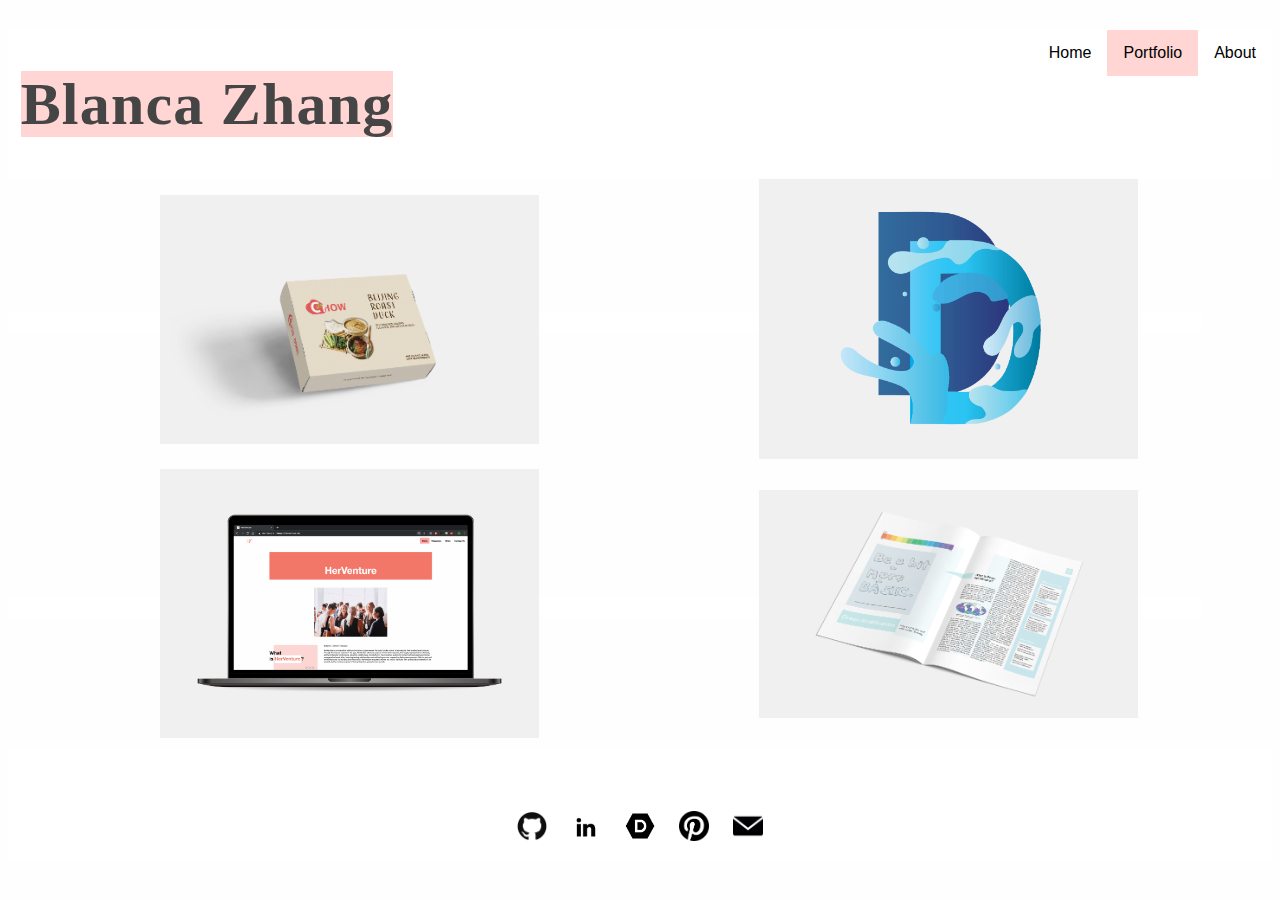
<file: portfolio.html>
<!doctype html>
<html>
<head>
	<meta charset="UTF-8">
	<title> Portfolio - Blanca Zhang </title>
	<link rel="stylesheet" href="css/style.css"/>
	<link rel="shortcut icon" href="img/icon/logo.ico"/> 
</head>
	
	
<body>
	<div class="topnav" id="navbar">
		<a href="about.html">  About  </a>
		<a class="active" href="portfolio.html">  Portfolio  </a>
		<a href="index.html">  Home </a>
		<h1><span>Blanca Zhang  </span></h1>
	</div>
	
	<div>
	<u1 id="grid">
		<li>
			<a class="cell" href="chow.html">
				<img class="gridImg" src="img/chow/chow.png" alt="CHOW"/>
				<span class="overlay"></span>
				<span class="overlayText">CHOW Authentic Ethnic Cuisine Package Design</span>
			</a>
		</li>
		
		<li>
			<a class="cell" href="deepdive.html">
				<img class="gridImg" src="img/deepdive/deepdive.png" alt="Deep Dive logo"/>
				<span class="overlay"></span>
				<span class="overlayText">Deep Dive Logo Design</span>
			</a>
		</li>
		
		<li>
			<a class="cell" href="herventure.html">
				<img class="gridImg" src="img/herventure/herventure.png" alt="HerVenture"/>
				<span class="overlay"></span>
				<span class="overlayText">HerVenture Webpage Design</span>
			</a>
		</li>
		
		<li>
			<a class="cell" href="ocean.html">
				<img class="gridImg" src="img/ocean/ocean.png" alt="Be a bit more BASIC"/>
				<span class="overlay"></span>
				<span class="overlayText">Ocean Acidification Magazine Spread</span>
			</a>
		</li>
	</u1>
	</div>
	
	<div class="footer">
		<a href="https://www.github.com/blancazhang">
			<img src="img/icon/github.png" width="30" height="30" alt="Github" hspace="10"/>
		</a>
		
		<a href="https://www.linkedin.com/in/blancazhang/">
			<img src="img/icon/linkedin.png" width="30" height="30" alt="Linkedin" hspace="10"/>
		</a>
			
		<a href="https://devpost.com/blancazhang/">
			<img src="img/icon/devpost.png" width="30" height="30" alt="Devpost" hspace="10"/>
		</a>
			
		<a href="https://www.pinterest.com/blancazh/">
			<img src="img/icon/pinterest.png" width="30" height="30" alt="Pinterest" hspace="10"/>
		</a>
			
		<a href="mailto:blancazhang@gatech.edu/">
			<img src="img/icon/mail.png" width="30" height="30" alt="Email" hspace="10"/>
		</a>
	</div>
	
</body>
	
	
</html>
</file>
<file: css/style.css>
@charset "UTF-8";
/* CSS Document */


body {
    font-family: "Roboto", sans-serif;
    color: black;
    background-color: #fefefe;
    margin-top: 2em;
	font-size: 15px;
}

/*h1: Name on top of page*/
h1 {
	font-family: "Helvetica Neue", serif;
	color: #454545;
	font-size: 4em;
	letter-spacing: 0.02em;
	padding-left: 1%;	
}

h1 span {
	background-color: #ffd6d3;
}

/*Name at top of each content page*/
h2 {
	font-family: "Helvetica Neue", sans-serif;
	color: #454545;
	font-size: 10em;
	letter-spacing: 0.01em;
}

h2 span {
	background-color: #ffd6d3;
}

/*ABOUT PAGE*/
h3 {
	font-family: "Roboto", sans-serif;
	font-weight: 500;
}

/*Headings/titles for each project*/
h4 {
	font-family: inherit;
	font-size: 22px;
	font-weight: 700;
	padding-left: 10%;
}

/*headings for process*/
h5 {
	font-family: inherit;
	font-size: 18px;
	font-weight: 500;
	padding-left: 10%;
}

p {
	padding-left: 10%;
	padding-right: 10%;
	padding-bottom: 10px;
}

/*notes on the bottom of the page*/

note {
	padding-left: 10%;
	padding-right: 10%;
	font-family: inherit;
	font-size: 12px;
}

/*Centered text on homepage*/
.container1 {
	padding-top: 5%;
	margin: 0 auto;
	text-align: center;
}


/*TOPNAV*/
.topnav {
	positon: fixed;
    background-color: white;
	overflow: hidden;
	top: 0;
	width: 100%;
}

.topnav a {
    float: right;
	display: block;
	color: #000000;
	text-align: center;
	padding: 14px 16px;
	text-decoration: none;
	text-decoration-color: #afafaf;
	font-size: 16px;
}

.topnav a:hover{
	color: #555555;
}

/*active topnav page*/
.active {
	background-color: #ffd6d3;
}

/*GRID ON PORTFOLIO PAGE*/
#grid {
	max-width: 900px;
	margin: 0 auto;  
	position: middle;
	text-align: center;
	font-family: "Helvetica Neue", sans-serif;
	font-size: 20px;
	list-style: none;
	background-color: white;
}

#grid li {
	display: inline-block;
	width: 30%;
	vertical-align: middle;
	box-sizing: border-box;
	margin-left: 12%;
	margin-right: 5%;
}

/*Wrapper for each cell*/
.cell {
	display: inline-block;
	position: relative;
	overflow: hidden;
}

/*images in grid*/
.gridImg {
	display: inline-block;
	width: 100%;
	height: auto;
	border: none;
	transform: scale(1);
	transition: all 1s;
}

#grid li:hover .gridImg {
	transform: scale(1.05);
}

.overlay {
	position: absolute;
	display: block;
	top: 0;
	left: 0;
	bottom: 0;
	right: 0;
	margin: auto;
	background: #555555 no-repeat center 20%;
	background-size: 50px 50px;
	opacity: 0;
	transition: all 0.6s;
}

#grid li:hover .overlay {
	opacity: 0.8;
}

.overlayText {
	display: block;
	padding: 0 30px;
	box-sizing: border-box;
	position: absolute;
	left: 0;
	width: 100%;
	text-align: center;
	font-family: "Helvetica Neue", sans-serif;
	font-size: 20px;
	font-weight: bold;
	top: 40%;
	color: white;
	opacity: 0;
	transform: translateY(-20px);
	trasition: all .3s;
}

#grid li:hover .overlayText {
	transform: translateY(0px);
	opacity: 0.9;
}

/*CENTERED IMAGES IN THE PROCESS*/

.centerImg img {
	display: block;
	margin-left: auto;
  	margin-right: auto;
  	width: 50%;
}

/*The centered long images*/

img.center-banner {
	display: block;
	margin-left: auto;
	margin-right: auto;
	max-width: 80%;
}

/*ALINED IMAGES IN THE PROCESS*/
img.right {
	float: right;
	padding: 0 10% 0 5%;
	max-width: 300px;
	height: auto;
}

img.left {
	float: left;
	padding: 0 5% 0 10%;
	max-width: 300px;
	height: auto;
}

/*float images left but with less padding and larger size*/

img.left-large {
	float: left;
	padding: 0 5% 0 10%;
	max-width: 500px;
	height: auto;
}

img.center {
	display: block;
  	margin-left: auto;
 	margin-right: auto;
	padding: 0;
	max-width: 40%;
	max-height: auto;
}

/*FOOTER*/
.footer {
	bottom: 0;
	width: 100%;
	padding-top: 5%;
	height: 50px;
	background-color: white;
	font-size: 14px;
	text-align: center;
}

/*remove the little line things in the links*/
.footer a {
	text-decoration: none;
}

.footer img {
	max-width: 100%;
}
</file>
